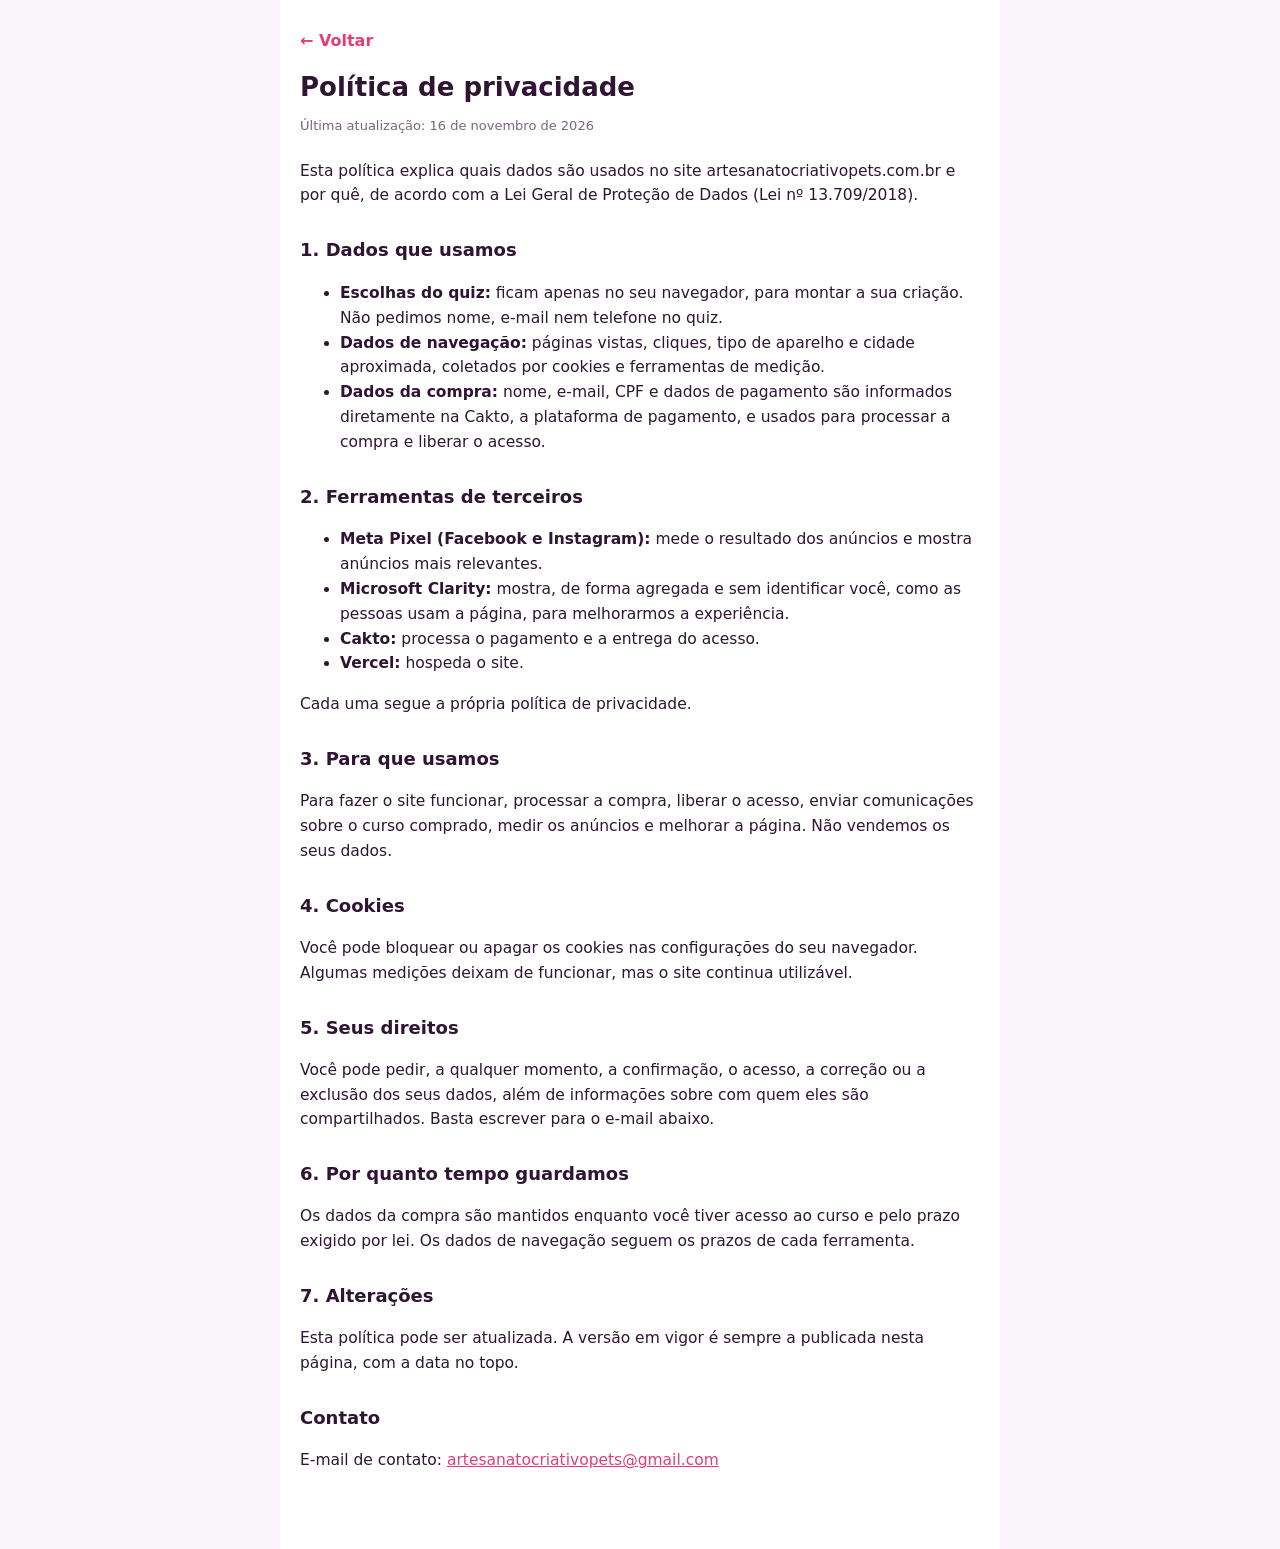
<file: privacidade.html>
<!DOCTYPE html>
<html lang="pt-BR">
<head>
<meta charset="utf-8">
<meta name="viewport" content="width=device-width, initial-scale=1">
<title>Política de privacidade · Artesanato Criativo Pets</title>
<meta name="robots" content="noindex">
<link rel="icon" href="img/logo.webp">
<style>
body{margin:0;font-family:"DM Sans",system-ui,-apple-system,"Segoe UI",sans-serif;color:#2f1533;background:#faf5fb;line-height:1.6}
main{max-width:720px;margin:0 auto;padding:28px 20px 60px;background:#fff;min-height:100vh;box-sizing:border-box}
a{color:#e23d7c}
.back{display:inline-block;margin-bottom:18px;font-weight:700;text-decoration:none}
h1{font-size:26px;line-height:1.2;margin:0 0 6px}
h2{font-size:18px;margin:28px 0 6px}
p,li{font-size:15.5px}
.upd{color:#7b6480;font-size:13px;margin-bottom:22px}
</style>
</head>
<body>
<main>
<a class="back" href="./">← Voltar</a>
<h1>Política de privacidade</h1>
<p class="upd">Última atualização: 16 de novembro de 2026</p>

<p>Esta política explica quais dados são usados no site artesanatocriativopets.com.br e por quê, de acordo com a Lei Geral de Proteção de Dados (Lei nº 13.709/2018).</p>

<h2>1. Dados que usamos</h2>
<ul>
<li><b>Escolhas do quiz:</b> ficam apenas no seu navegador, para montar a sua criação. Não pedimos nome, e-mail nem telefone no quiz.</li>
<li><b>Dados de navegação:</b> páginas vistas, cliques, tipo de aparelho e cidade aproximada, coletados por cookies e ferramentas de medição.</li>
<li><b>Dados da compra:</b> nome, e-mail, CPF e dados de pagamento são informados diretamente na Cakto, a plataforma de pagamento, e usados para processar a compra e liberar o acesso.</li>
</ul>

<h2>2. Ferramentas de terceiros</h2>
<ul>
<li><b>Meta Pixel (Facebook e Instagram):</b> mede o resultado dos anúncios e mostra anúncios mais relevantes.</li>
<li><b>Microsoft Clarity:</b> mostra, de forma agregada e sem identificar você, como as pessoas usam a página, para melhorarmos a experiência.</li>
<li><b>Cakto:</b> processa o pagamento e a entrega do acesso.</li>
<li><b>Vercel:</b> hospeda o site.</li>
</ul>
<p>Cada uma segue a própria política de privacidade.</p>

<h2>3. Para que usamos</h2>
<p>Para fazer o site funcionar, processar a compra, liberar o acesso, enviar comunicações sobre o curso comprado, medir os anúncios e melhorar a página. Não vendemos os seus dados.</p>

<h2>4. Cookies</h2>
<p>Você pode bloquear ou apagar os cookies nas configurações do seu navegador. Algumas medições deixam de funcionar, mas o site continua utilizável.</p>

<h2>5. Seus direitos</h2>
<p>Você pode pedir, a qualquer momento, a confirmação, o acesso, a correção ou a exclusão dos seus dados, além de informações sobre com quem eles são compartilhados. Basta escrever para o e-mail abaixo.</p>

<h2>6. Por quanto tempo guardamos</h2>
<p>Os dados da compra são mantidos enquanto você tiver acesso ao curso e pelo prazo exigido por lei. Os dados de navegação seguem os prazos de cada ferramenta.</p>

<h2>7. Alterações</h2>
<p>Esta política pode ser atualizada. A versão em vigor é sempre a publicada nesta página, com a data no topo.</p>

<h2>Contato</h2>
<p>E-mail de contato: <a href="mailto:artesanatocriativopets@gmail.com">artesanatocriativopets@gmail.com</a></p>
</main>
</body>
</html>
</file>
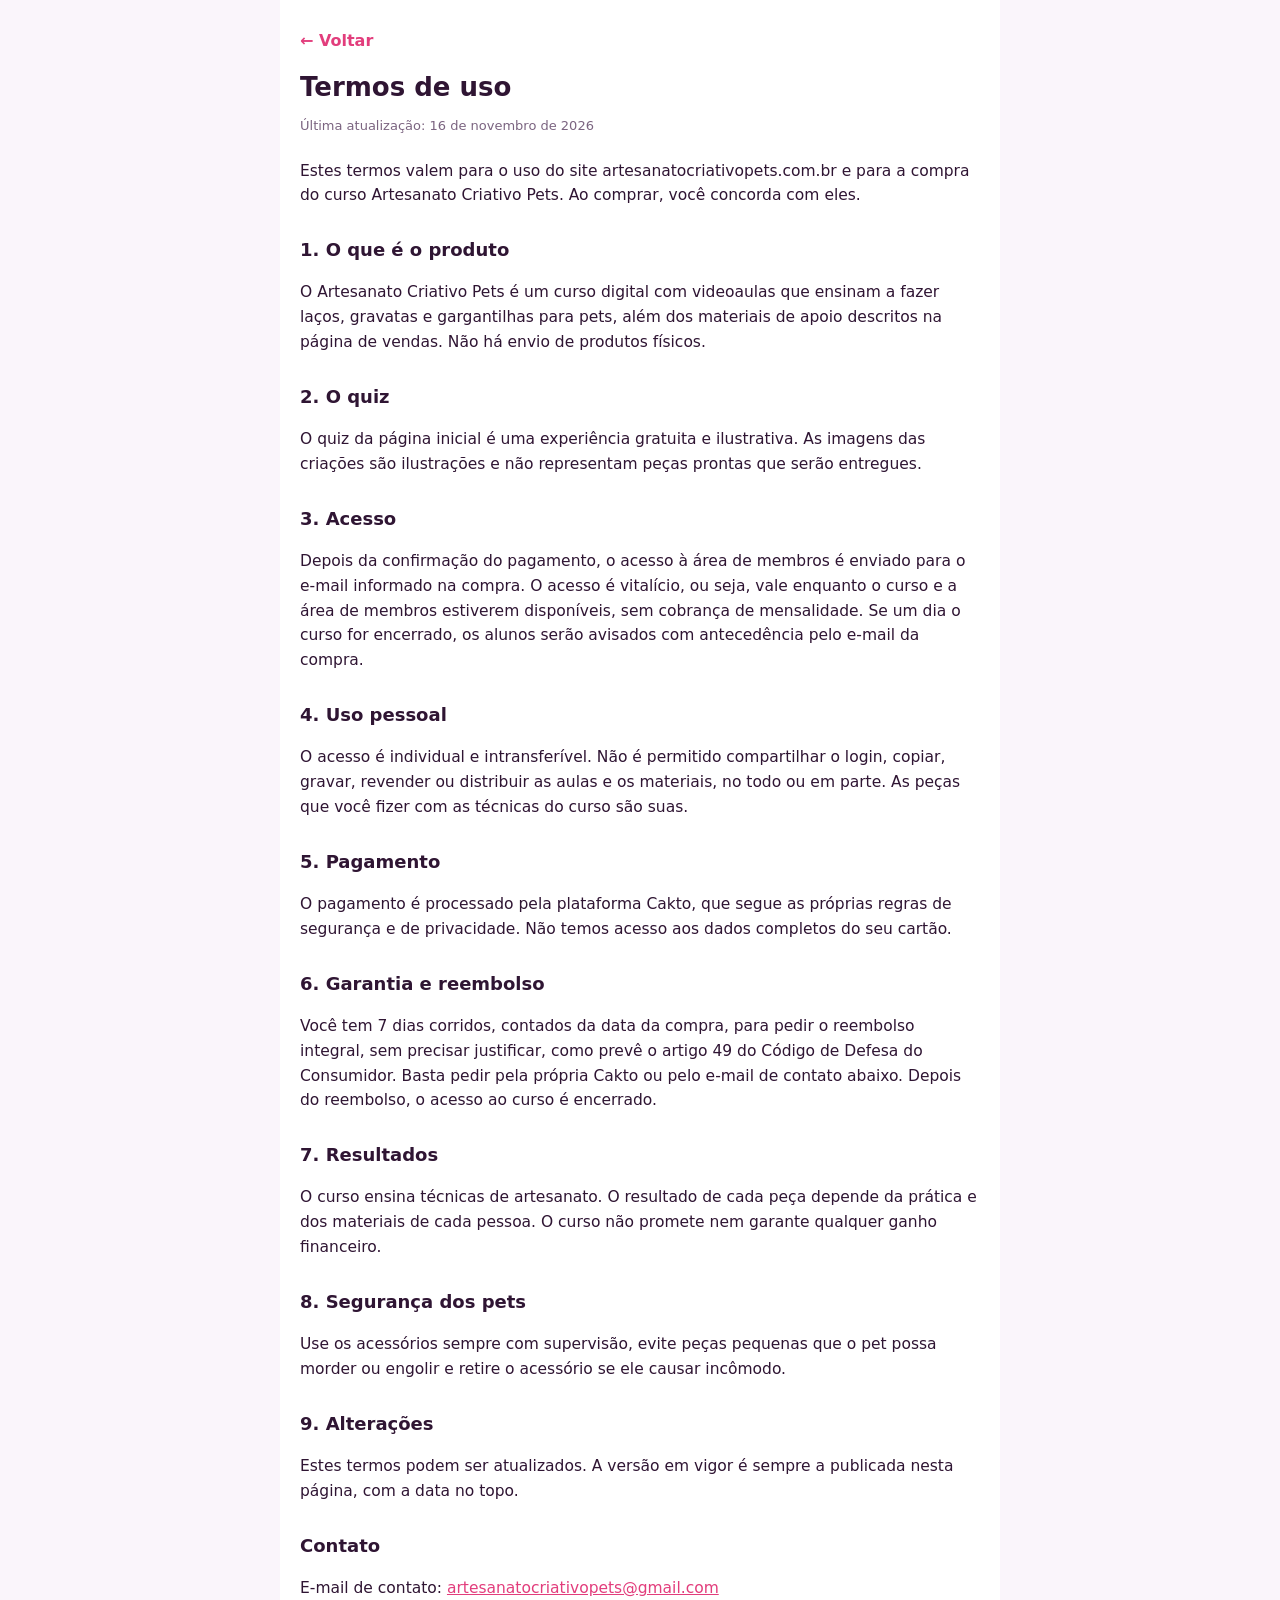
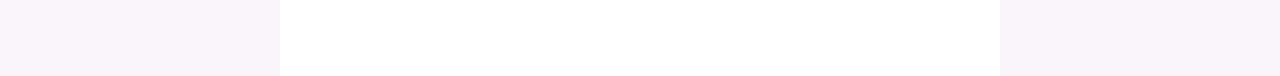
<file: termos.html>
<!DOCTYPE html>
<html lang="pt-BR">
<head>
<meta charset="utf-8">
<meta name="viewport" content="width=device-width, initial-scale=1">
<title>Termos de uso · Artesanato Criativo Pets</title>
<meta name="robots" content="noindex">
<link rel="icon" href="img/logo.webp">
<style>
body{margin:0;font-family:"DM Sans",system-ui,-apple-system,"Segoe UI",sans-serif;color:#2f1533;background:#faf5fb;line-height:1.6}
main{max-width:720px;margin:0 auto;padding:28px 20px 60px;background:#fff;min-height:100vh;box-sizing:border-box}
a{color:#e23d7c}
.back{display:inline-block;margin-bottom:18px;font-weight:700;text-decoration:none}
h1{font-size:26px;line-height:1.2;margin:0 0 6px}
h2{font-size:18px;margin:28px 0 6px}
p,li{font-size:15.5px}
.upd{color:#7b6480;font-size:13px;margin-bottom:22px}
</style>
</head>
<body>
<main>
<a class="back" href="./">← Voltar</a>
<h1>Termos de uso</h1>
<p class="upd">Última atualização: 16 de novembro de 2026</p>

<p>Estes termos valem para o uso do site artesanatocriativopets.com.br e para a compra do curso Artesanato Criativo Pets. Ao comprar, você concorda com eles.</p>

<h2>1. O que é o produto</h2>
<p>O Artesanato Criativo Pets é um curso digital com videoaulas que ensinam a fazer laços, gravatas e gargantilhas para pets, além dos materiais de apoio descritos na página de vendas. Não há envio de produtos físicos.</p>

<h2>2. O quiz</h2>
<p>O quiz da página inicial é uma experiência gratuita e ilustrativa. As imagens das criações são ilustrações e não representam peças prontas que serão entregues.</p>

<h2>3. Acesso</h2>
<p>Depois da confirmação do pagamento, o acesso à área de membros é enviado para o e-mail informado na compra. O acesso é vitalício, ou seja, vale enquanto o curso e a área de membros estiverem disponíveis, sem cobrança de mensalidade. Se um dia o curso for encerrado, os alunos serão avisados com antecedência pelo e-mail da compra.</p>

<h2>4. Uso pessoal</h2>
<p>O acesso é individual e intransferível. Não é permitido compartilhar o login, copiar, gravar, revender ou distribuir as aulas e os materiais, no todo ou em parte. As peças que você fizer com as técnicas do curso são suas.</p>

<h2>5. Pagamento</h2>
<p>O pagamento é processado pela plataforma Cakto, que segue as próprias regras de segurança e de privacidade. Não temos acesso aos dados completos do seu cartão.</p>

<h2>6. Garantia e reembolso</h2>
<p>Você tem 7 dias corridos, contados da data da compra, para pedir o reembolso integral, sem precisar justificar, como prevê o artigo 49 do Código de Defesa do Consumidor. Basta pedir pela própria Cakto ou pelo e-mail de contato abaixo. Depois do reembolso, o acesso ao curso é encerrado.</p>

<h2>7. Resultados</h2>
<p>O curso ensina técnicas de artesanato. O resultado de cada peça depende da prática e dos materiais de cada pessoa. O curso não promete nem garante qualquer ganho financeiro.</p>

<h2>8. Segurança dos pets</h2>
<p>Use os acessórios sempre com supervisão, evite peças pequenas que o pet possa morder ou engolir e retire o acessório se ele causar incômodo.</p>

<h2>9. Alterações</h2>
<p>Estes termos podem ser atualizados. A versão em vigor é sempre a publicada nesta página, com a data no topo.</p>

<h2>Contato</h2>
<p>E-mail de contato: <a href="mailto:artesanatocriativopets@gmail.com">artesanatocriativopets@gmail.com</a></p>
</main>
</body>
</html>
</file>
